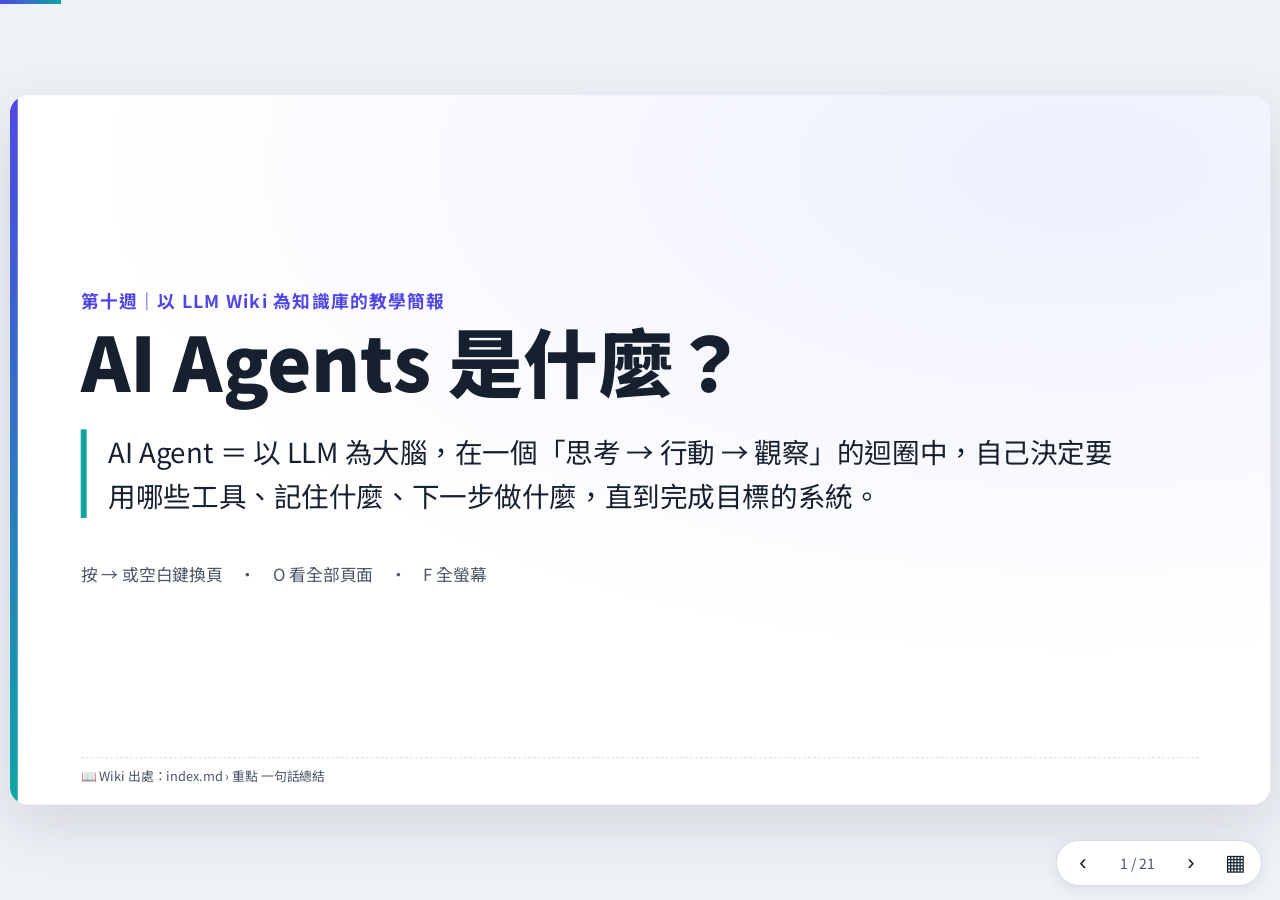
<file: index.html>
<!DOCTYPE html>
<html lang="zh-Hant">
<head>
  <meta charset="UTF-8">
  <meta http-equiv="refresh" content="0; url=./AI-Agents-是什麼.html">
  <title>AI Agents 是什麼</title>
</head>
<body>
  <p>正在前往簡報… 若沒有自動跳轉，請<a href="./AI-Agents-是什麼.html">點此</a>。</p>
</body>
</html>
</file>
